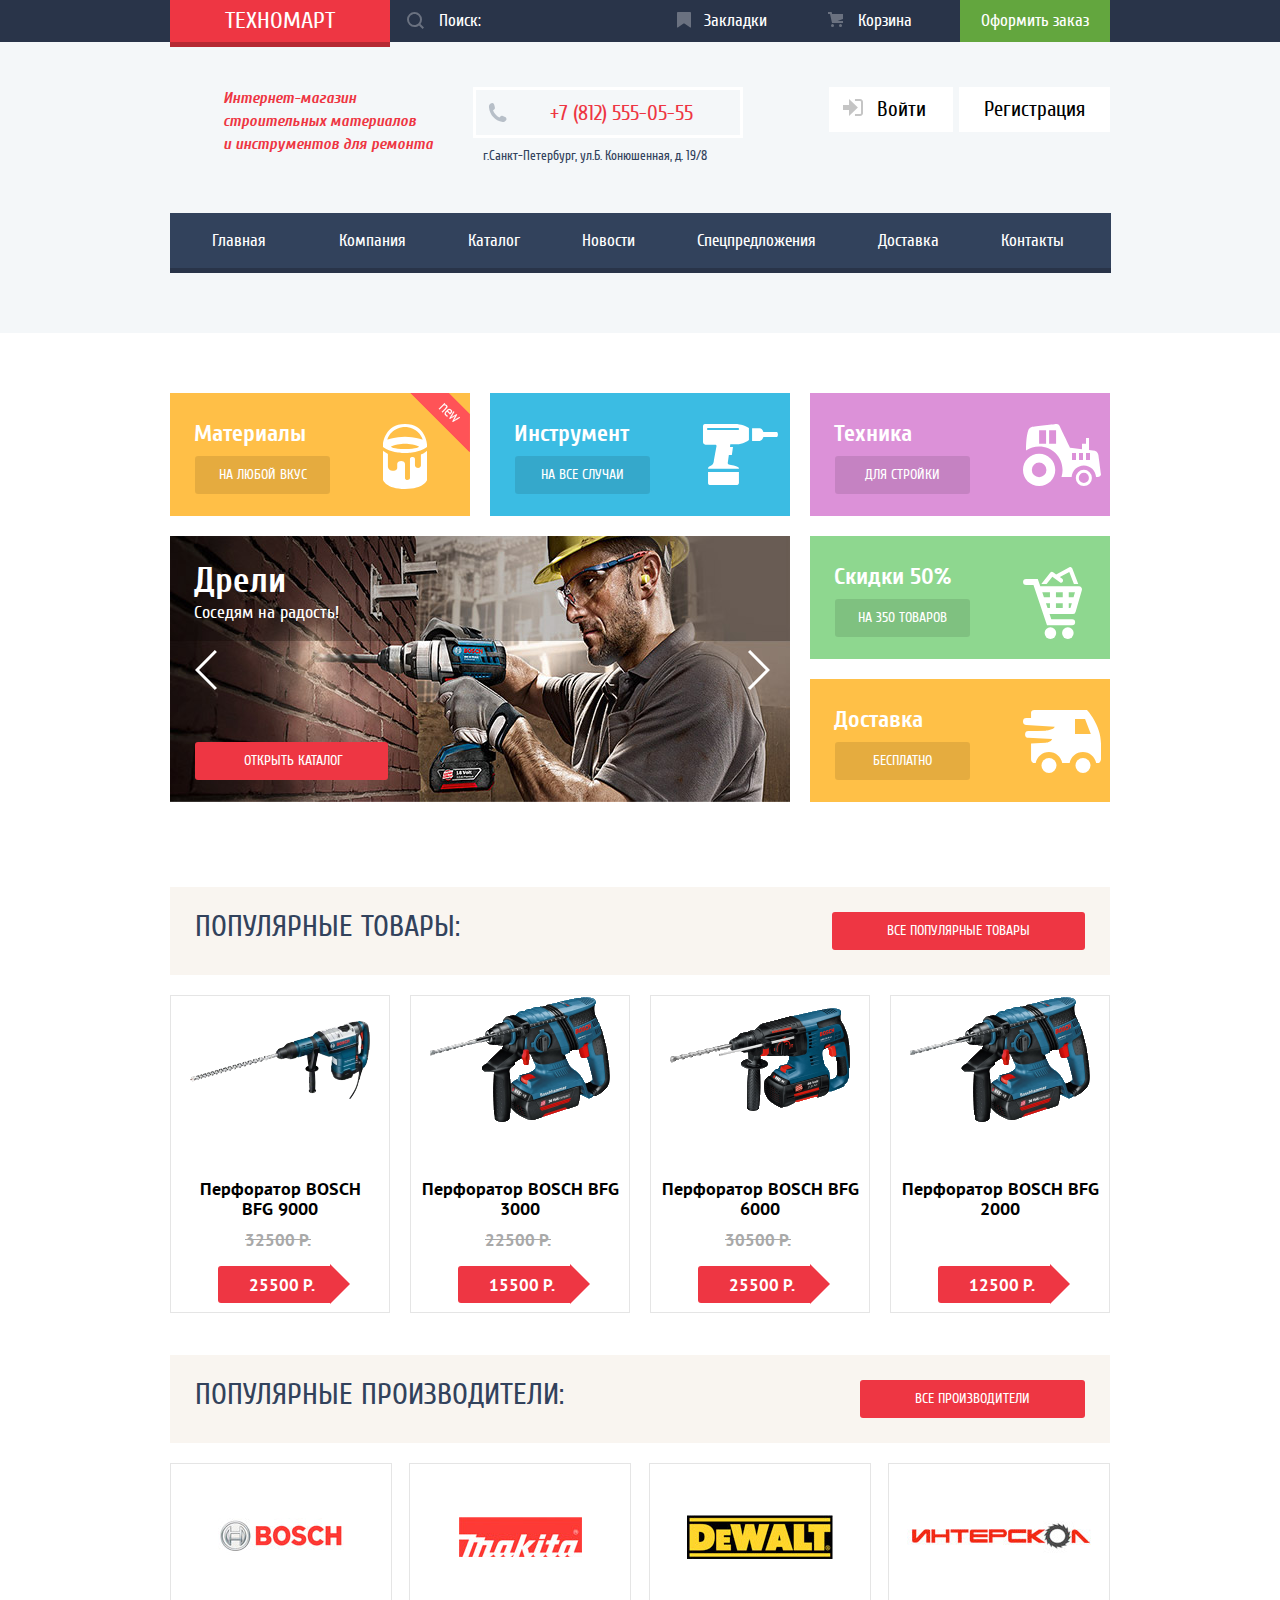
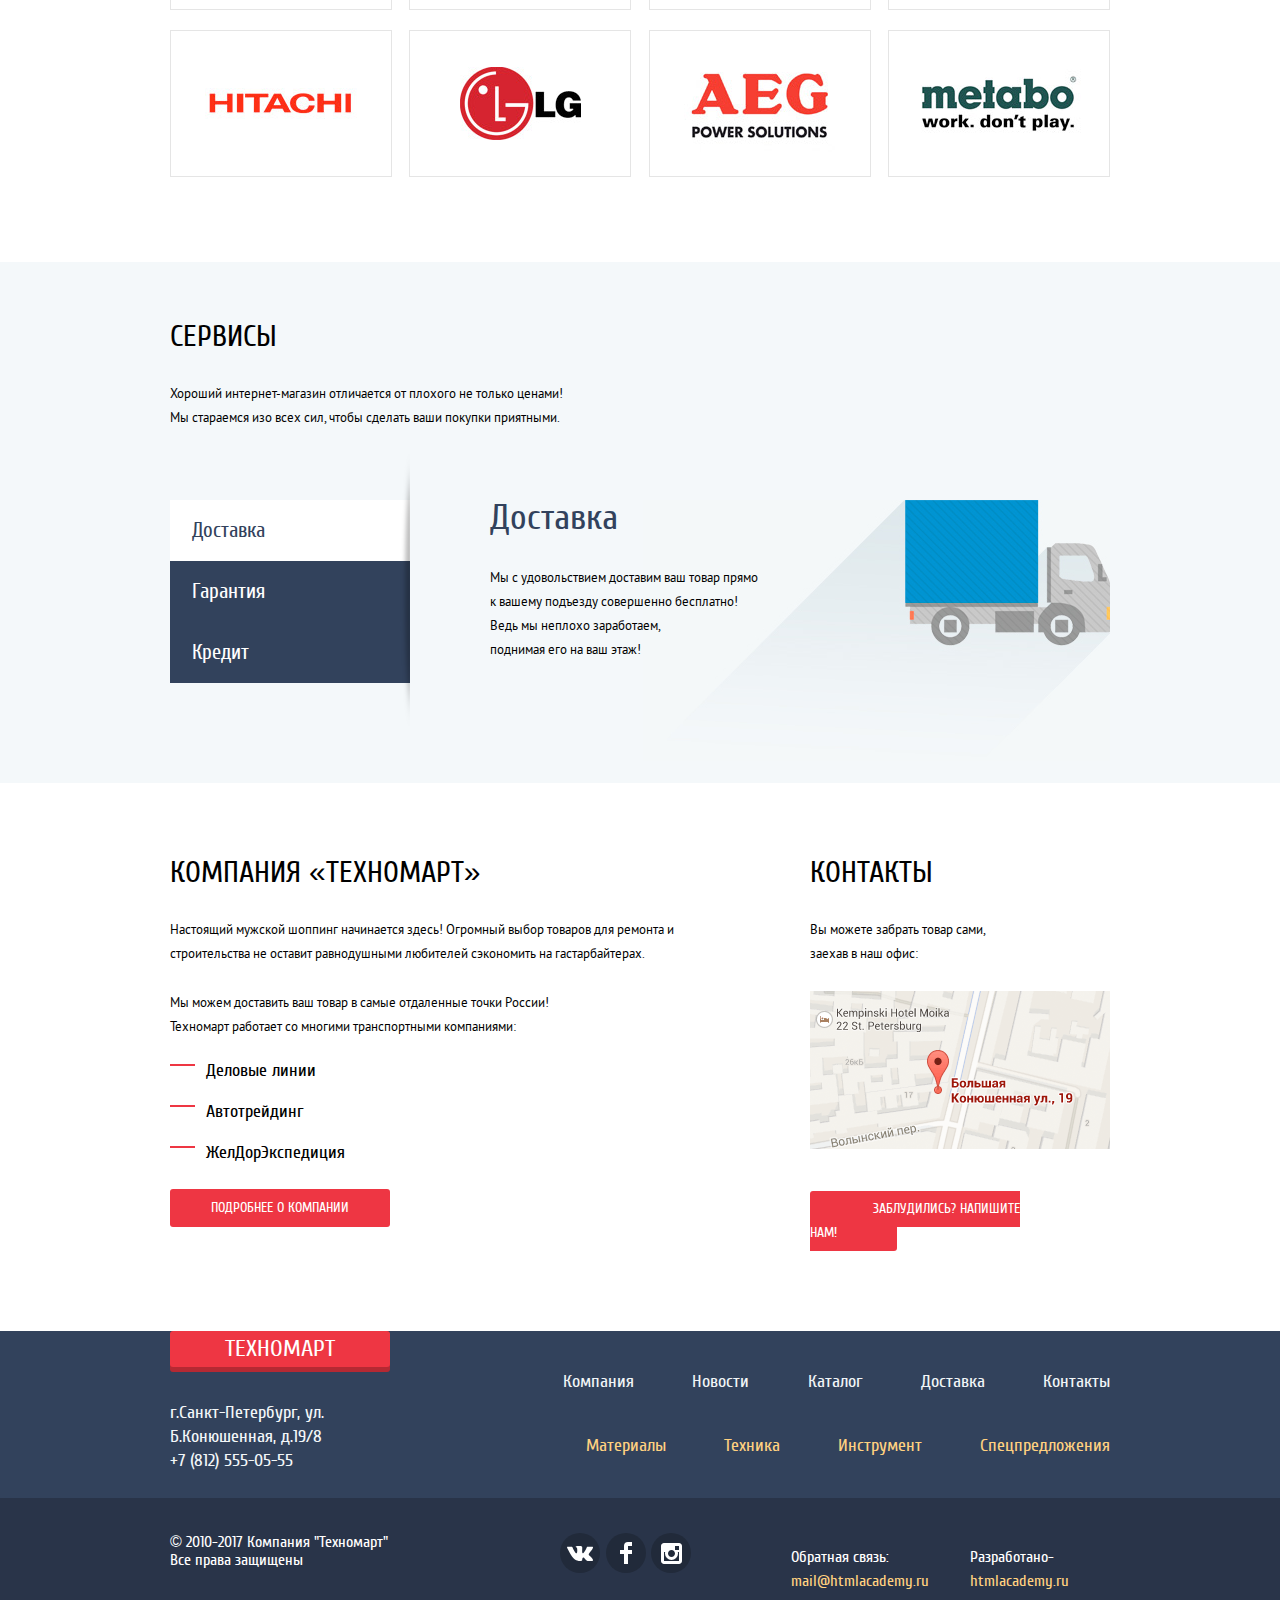
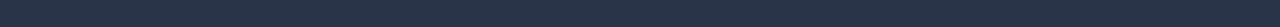
<file: index.html>
<!DOCTYPE html>
<html lang="ru">
    <head>
        <meta charset="UTF-8">
        <title>Главная Техномарт</title>
        <link rel="stylesheet" href="css/normalize.css">
        <link rel="stylesheet" href="css/style.css">
    </head>
    <body>
        <header class="main-header">
            <div class="page-tools">
                <div class="container">
                    <a href="#" class="logo">Техномарт</a>
                    <form class="search" action="http:/echo.htmlacademy.ru" method="POST">
                        <input type="text" class="page-tools-search" id="page-tools-search" placeholder="Поиск:">
                        <label for="page-tools-search"><svg xmlns="http://www.w3.org/2000/svg" width="17" height="17" viewBox="0 0 17 17"><path fill="#ffffff" d="M17 15.586l-3.542-3.542A7.465 7.465 0 0 0 15 7.5 7.5 7.5 0 1 0 7.5 15c1.71 0 3.282-.579 4.544-1.542L15.586 17 17 15.586zM2 7.5C2 4.467 4.467 2 7.5 2 10.532 2 13 4.467 13 7.5c0 3.032-2.468 5.5-5.5 5.5A5.506 5.506 0 0 1 2 7.5z"/></svg>
                            <span class="visually-hidden">Поиск</span>
                        </label> 
                    </form>
                    <a class="page-marks" href="marks.html">Закладки</a>
                    <a class="cart" href="cart.html">Корзина</a>
                    <a class="button button-order" href="checkout.html">Оформить заказ</a>
                </div>
            </div>
            <div class="header-columns">
                <div class="container">
                    <p class="page-description">Интернет-магазин<br>
                            строительных материалов<br>
                            и инструментов для ремонта
                    </p>
                    <p class="contacts">
                        <span class="contacts-number">+7 (812) 555-05-55</span>
                        <span class="contacts-address">г.Санкт-Петербург, ул.Б. Конюшенная, д. 19/8</span>
                    </p>
                    <ul class="user-navigation">
                        <li class="login-link">
                            <a href="login.html"><svg xmlns="http://www.w3.org/2000/svg" width="20" height="17" viewBox="0 0 20 17"><path fill="#c5c5c5" d="M14.875 8.5L6 0v6H0v5h6v6z"/><path fill="#c5c5c5" d="M16.986 15.01h-5.027V17h5.027c2.178 0 3.004-1.81 3.029-3.026V3.028C19.99 1.811 19.164 0 16.986 0h-5.027v1.99h5.027c.839 0 .992.681 1.01 1.057v10.904c-.017.376-.171 1.059-1.01 1.059z"/></svg>
                                Войти</a>
                        </li> 
                        <li class="registration-link">
                            <a href="registration.html">Регистрация</a>
                        </li>
                    </ul>
                </div>
                <nav class="navigation">
                    <ul class="main-navigation">
                        <li><a href="#">Главная</a></li>
                        <li><a href="#">Компания</a></li>
                        <li><a href="catalog.html">Каталог</a></li>
                        <li><a href="#">Новости</a></li>
                        <li><a href="#">Спецпредложения</a></li>
                        <li><a href="#">Доставка</a></li>
                        <li><a href="#">Контакты</a></li>
                    </ul>
                </nav>
            </div>
        </header>
        <main class="">
            <h1 class="visually-hidden">Интернет-магазин строительных материалов и инструментов для ремонта "ТЕХНОМАРТ"</h1>
            <section class="products-service container">
                <h2 class="visually-hidden">Продукты и услуги</h2>
                <ul class="products-services-list">
                    <div class="main-columns">
                        <li class="products-services-item">
                            <h3>Материалы</h3>
                            <img src="svg/icon-1.svg" alt="Материалы">
                            <a class="button" href="#">На любой вкус</a>
                        </li>
                        <li class="products-services-item">
                            <h3>Инструмент</h3>
                            <img src="svg/icon-2.svg" alt="Инструмент">
                            <a class="button" href="#">На все случаи</a>
                        </li>
                        <li class="products-services-item">
                            <h3>Техника</h3>
                            <img src="svg/icon-3.svg" alt="Техника">
                            <a class="button" href="#">Для стройки</a>
                        </li>
                    </div>
                    <div class="main-columns">
                        <div class="column-product-services">
                            <li class="products-services-item">
                                <h3>Скидки 50%</h3>
                                <img src="svg/icon-4.svg" alt="Скидки 50%">
                                <a class="button" href="#">На 350 товаров</a>
                            </li>
                            <li class="products-services-item">
                                <h3>Доставка</h3>
                                <img src="svg/icon-5.svg" alt="Доставка">
                                <a class="button" href="#">Бесплатно</a>
                            </li>
                        </div>  
                        <div class="slider">
                            <div class="slider-first sliders-show"> 
                                <h2 class="slider-heading ">Дрели<span>Соседям на радость!</span></h2>
                                <img class="slider-image-first" src="img/slider-1.jpg" alt="Дрели">
                            </div>
                            <div class="slider-second slider-hide">
                                <h2 class="slider-heading">Перфораторы<span>Настоящие мужские игрушки</span></h2>
                                <img class="slider-image-second" src="img/slider-2.jpg" alt="Перфораторы">
                            </div>
                            <button id="slider-button-back" class="slider-button-back" type="button"><span class="visually-hidden">Назад</span></button>
                            <button id="slider-button-forward" class="slider-button-forward" type="button"><span class="visually-hidden">Вперед</span></button>
                            <a class="button slider-button" href="#">Открыть каталог</a>
                        </div>
                    </div>
                </ul>
            </section>
            <section class="popular-products container">
                <div class="popular-row">
                    <h2>Популярные товары:</h2>
                    <a href="#" class="button">Все популярные товары</a>
                </div>
                <ul class="popular-products-list">
                    <ul class="popular-products-list">
                        <li class="catalog-item">
                            <p class="hover-buttons">
                                <a href="">Купить</a>
                                <button>В закладки</button>
                            </p>
                            <a href="catalog-item.html">
                                <h3>Перфоратор BOSCH <br>BFG 9000</h3>
                                <img src="img/9000.png" alt="Перфоратор BOSCH BFG 9000">
                            </a>
                            <div class="item-price">
                                <del>32500 P.</del><br>
                                <a class="button" href="catalog-item.html">25500 Р.</a>
                            </div>
                        </li>
                        <li class="catalog-item">
                            <p class="hover-buttons">
                                <a href="">Купить</a>
                                <button>В закладки</button>
                            </p>
                            <a href="catalog-item.html">
                                <h3>Перфоратор BOSCH BFG 3000</h3>
                                <img src="img/3000.png" alt="Перфоратор BOSCH BFG 3000">
                            </a>
                            <div class="item-price">
                                <del>22500 P.</del><br>
                                <a class="button" href="catalog-item.html">15500 Р.</a>
                            </div>
                        </li>
                        <li class="catalog-item">
                            <p class="hover-buttons">
                                <a href="">Купить</a>
                                <button>В закладки</button>
                            </p>
                            <a href="catalog-item.html">
                                <h3>Перфоратор BOSCH BFG 6000</h3>
                                <img src="img/6000.png" alt="Перфоратор BOSCH BFG 6000">
                            </a>
                            <div class="item-price">
                                <del>30500 P.</del><br>
                                <a class="button" href="catalog-item.html">25500 Р.</a>
                            </div>
                        </li>
                        <li class="catalog-item">
                            <p class="hover-buttons">
                                <a href="">Купить</a>
                                <button>В закладки</button>
                            </p>
                            <a href="catalog-item.html">
                                <h3>Перфоратор BOSCH BFG 2000</h3>
                                <img src="img/2000.png" alt="Перфоратор BOSCH BFG 2000">
                            </a>
                            <div class="item-price">
                                <a class="button" href="catalog-item.html">12500 Р.</a>
                            </div>
                        </li>
                    </ul>
                </ul>
            </section>
            <section class="popular-manufactures container">
                <div class="popular-row">
                    <h2>Популярные производители:</h2>
                    <a class="button" href="#">Все производители</a>
                </div>    
                <ul class="manufactures-list">
                    <li class="manufactures-item"><a href="#"><img src="img/bosch.jpg" alt="Bosch"></a></li>
                    <li class="manufactures-item"><a href="#"><img src="img/Makita.jpg" alt="Makita"></a></li>
                    <li class="manufactures-item"><a href="#"><img src="img/DeWALT.jpg" alt="DeWalt"></a></li>
                    <li class="manufactures-item"><a href="#"><img src="img/интерскол.jpg" alt="Интерскол"></a></li>
                    <li class="manufactures-item"><a href="#"><img src="img/Hitachi.jpg" alt="Hitachi"></a></li>
                    <li class="manufactures-item"><a href="#"><img src="img/LG.jpg" alt="LG"></a></li>
                    <li class="manufactures-item"><a href="#"><img src="img/AEG.jpg" alt="AEG"></a></li>
                    <li class="manufactures-item"><a href="#"><img src="img/Metabo.jpg" alt="metabo"></a></li>
                </ul>
            </section>
            <section class="services">
                <div class="container">
                    <h2>Сервисы</h2>
                    <p class="services-info">Хороший интернет-магазин отличается от плохого не только ценами!<br>
                    Мы стараемся изо всех сил, чтобы сделать ваши покупки приятными.</p>
                    <div class="services-columns">
                        <ul class="services-list">
                            <li class="services-item services-item-current"><button type="button">Доставка</button></li>
                            <li class="services-item"><button type="button">Гарантия</button></li>
                            <li class="services-item"><button type="button">Кредит</button></li>
                        </ul>
                        <div class="services-column">
                            <section  class="services-delivery">
                                <h3>Доставка</h3>
                                <p>
                                    Мы с удовольствием доставим ваш товар прямо<br> 
                                    к вашему подъезду совершенно бесплатно!<br>
                                    Ведь мы неплохо заработаем,<br>
                                    поднимая его на ваш этаж!
                                </p>
                            </section>
                            <section class="services-guarantee services-hide">
                                <h3>Гарантия</h3>
                                <p>
                                    Если купленный у нас товар поломается или заискрит,<br>
                                    а также в случае пожара, спровоцированного его возгаранием,<br> 
                                    вы всегда можете быть уверены в нашей гарантии. Мы обменяем сгоревший товар на новый.<br> 
                                    Дом уж восстановите как-нибудь сами.
                                </p>
                            </section>
                            <section class="services-credit services-hide">
                                <h3>Кредит</h3>
                                <p>
                                    Залезть в долговую яму стало проще!<br>
                                    Кредитные консультанты придут вам на помощь.
                                </p>
                                <a class="button button-credit-info" href="#">Отправить заявку</a>
                            </section>
                        </div>
                    </div>
                </div>
            </section>
            <div class="container columns">
                <section class="about">
                    <h2>Компания «Техномарт»</h2>
                    <p>Настоящий мужской шоппинг начинается здесь! Огромный выбор товаров для ремонта и строительства не оставит равнодушными любителей сэкономить на гастарбайтерах.</p>
                    <b>Мы можем доставить ваш товар в самые отдаленные точки России!<br> 
                    Техномарт работает со многими транспортными компаниями:</b>
                    <ul class="transport-list">
                        <li class="transport-item">Деловые линии</li>
                        <li class="transport-item">Автотрейдинг</li>
                        <li class="transport-item">ЖелДорЭкспедиция</li>
                    </ul>
                    <a href="#" class="button about-us">Подробнее о компании</a>
                </section>
                <section class="contacts">
                    <h2>Контакты</h2>
                    <p>Вы можете забрать товар сами,<br> заехав в наш офис:</p>
                    <img src="img/map-small.jpg" alt="Карта">
                    <a href="#" class="button feedback">Заблудились? Напишите нам!</a>
                </section>
            </div>    
        </main>
        <footer class="main-footer">
            <div class="container">
                <div class="main-footer-column">
                    <a href="#" class="logo button">Техномарт</a>
                    <p class="footer-contacts">
                        г.Санкт-Петербург, ул. Б.Конюшенная, д.19/8<br>
                        +7 (812) 555-05-55
                    </p>
                </div>
                <div class="main-footer-column">
                    <ul class="footer-navigation">
                        <li class="footer-navigation-list"><a href="#">Компания</a></li>
                        <li class="footer-navigation-list"><a href="#">Новости</a></li>
                        <li class="footer-navigation-list"><a href="#">Каталог</a></li>
                        <li class="footer-navigation-list"><a href="#">Доставка</a></li>
                        <li class="footer-navigation-list"><a href="#">Контакты</a></li>
                    </ul>
                    <ul class="footer-products-services">
                        <li class="footer-products-services-item"><a href="#">Материалы</a></li>
                        <li class="footer-products-services-item"><a href="#">Техника</a></li>
                        <li class="footer-products-services-item"><a href="#">Инструмент</a></li>
                        <li class="footer-products-services-item"><a href="#">Спецпредложения</a></li>
                    </ul>
                </div>
            </div>
                <div class="footer-container">
                    <div class="container">
                        <p class="footer-copyrights">
                            © 2010-2017 Компания "Техномарт"<br>
                            Все права защищены
                        </p>
                        <div class="footer-social">
                            <ul class="social-list">
                                <li class="social-item"><a href="#" class="social-button"><span class="visually-hidden">ВК</span></a></li>
                                <li class="social-item"><a href="#" class="social-button"><span class="visually-hidden">ФБ</span></a></li>
                                <li class="social-item"><a href="#" class="social-button"><span class="visually-hidden">ИГ</span></a></li>
                            </ul>
                        </div>
                        <p class="footer-feedback">
                            <b>Обратная связь:</b><br>
                            <a href="mailto:mail@htmlacademy.ru">mail@htmlacademy.ru</a>
                        </p>
                        <p class="footer-developed">
                            <b>Разработано-</b><br>
                            <a href="#">htmlacademy.ru</a>
                        </p>
                    </div>
                </div>
        </footer>
        <section class="modal modal-feedback">
            <h2 class="visually-hidden">Обратная связь</h2>
            <form action="https://echo.htmlacademy.ru">
                <div class="feedback-inputs">
                    <p>
                        <label for="feedback-username">Ваше имя:</label>
                        <input class="feedback-input-username" id="feedback-username" name="feedback-username" type="text" placeholder="Представьтесь, пожалуйста">
                    </p>
                    <p>
                        <label for="feedback-email">Ваш e-mail:</label>
                        <input type="email" name="user-email" id="feedback-email" placeholder="Для отправки ответа">
                    </p>
                    <p>
                        <label for="text-of-email">Текст письма:</label>
                        <textarea name="user-text" id="text-of-email" cols="30" rows="10" placeholder="В свободной форме"></textarea>
                    </p>
                </div>
                <div class="feedback-button-container">
                    <button class="button feedback-button" type="submit">Отправить</button>
                </div>
                <button type="button" class="modal-close-button"><img src="svg/form-2.svg" alt="Выход из попапа"></button>
            </form>
        </section>
        <section class="modal modal-map">
            <h2 class="visually-hidden">Как до нас добраться</h2>
            <img src="img/map popup.jpg" width="940" height="446" alt="Больная конешенная ул. 19/8, г. Санкт-Петербург">
            <button class="modal-close-button"><img src="svg/form-2.svg" alt="Выход из попапа"></button>
        </section>
        <script src="js/slider.js"></script>
        <script src="js/services.js"></script>
        <script src="js/popup.js"></script>
        <script src="js/map.js"></script>
    </body>
</html>
</file>
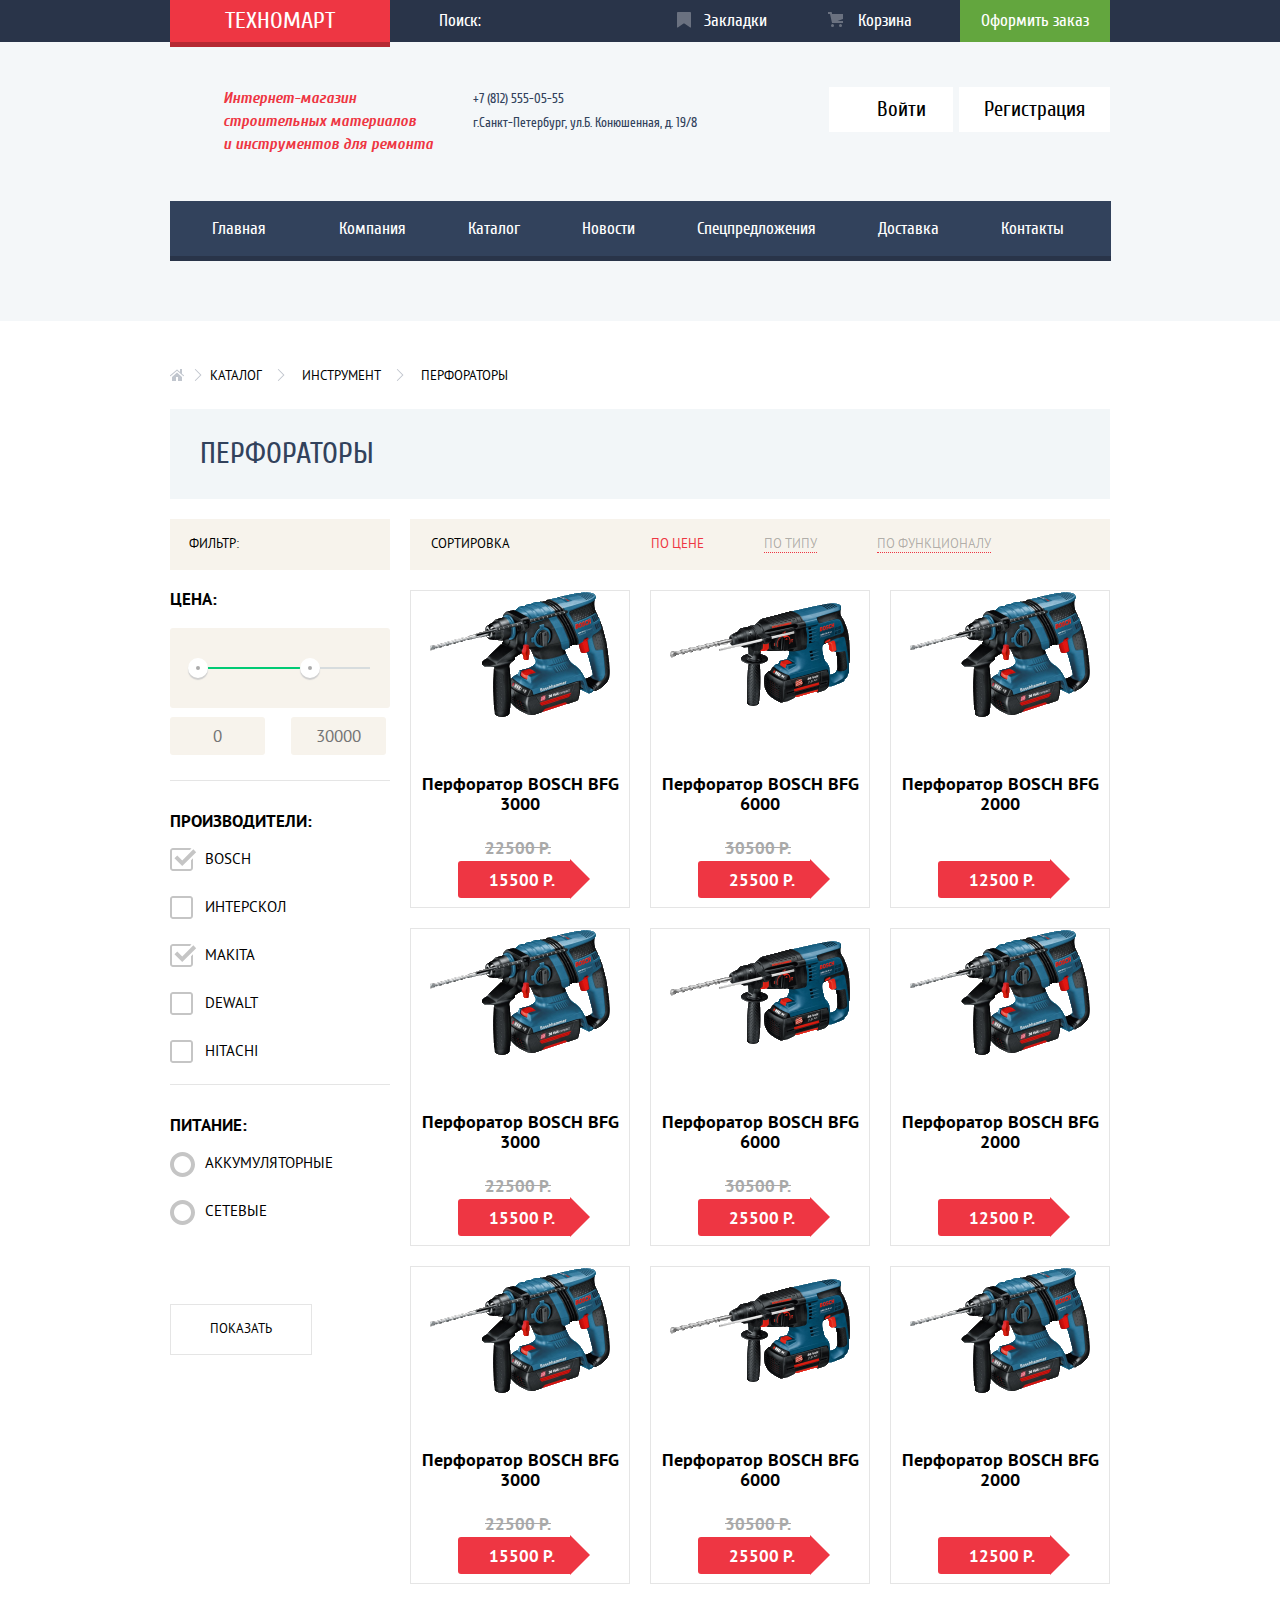
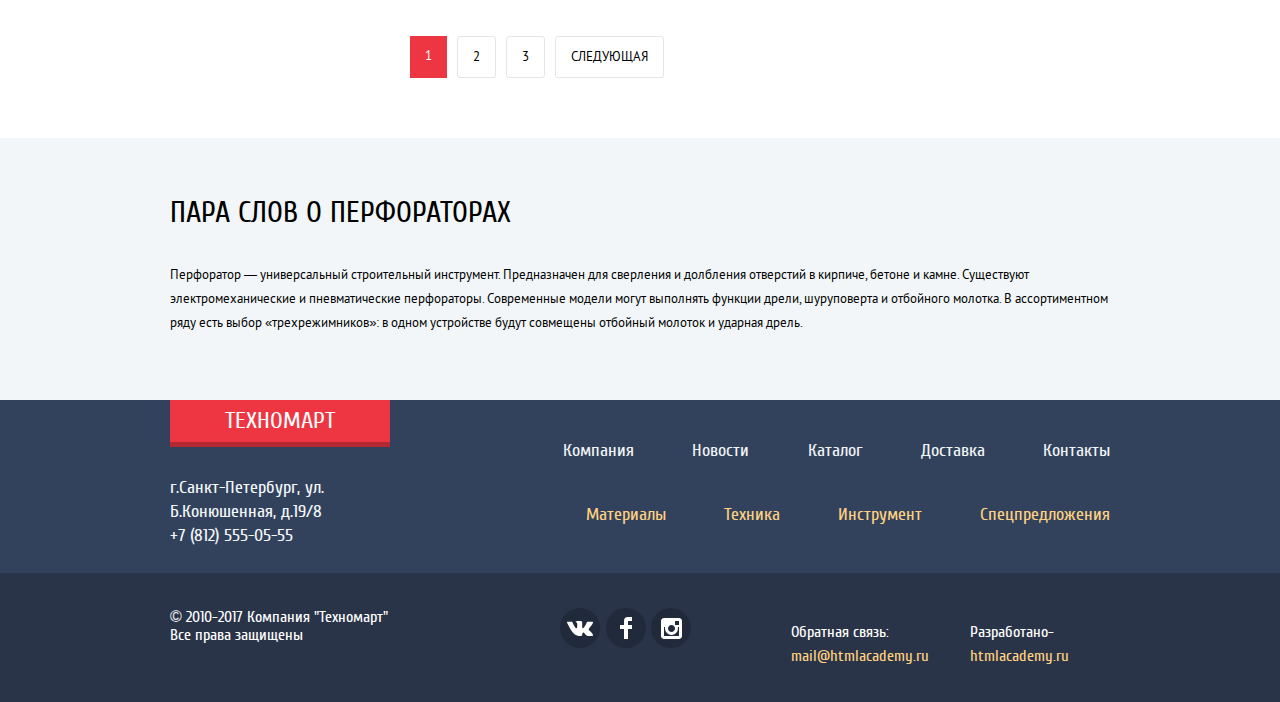
<file: catalog.html>
<!DOCTYPE html>
<html lang="ru">
<head>
    <meta charset="UTF-8">
    <title>Каталог "Техномарт"</title>
    <link rel="stylesheet" href="css/normalize.css">
    <link rel="stylesheet" href="css/style.css">
</head>
<body class="catalog-page">
    <header class="main-header">
        <div class="page-tools">
            <div class="container">
                <a href="#" class="logo">Техномарт</a>
                <form class="search" action="http:/echo.htmlacademy.ru" method="POST">
                <label class="visually-hidden" for="page-tools-search">Поиск</label> 
                <input type="text" class="page-tools-search" id="page-tools-search" placeholder="Поиск:">
                </form>
                <a class="page-marks" href="marks.html">Закладки</a>
                <a class="cart" href="cart.html">Корзина</a>
                <a class="button button-order" href="checkout.html">Оформить заказ</a>
            </div>
        </div>
        <div class="header-columns">
            <div class="container">
                <p class="page-description">Интернет-магазин<br>
                        строительных материалов<br>
                        и инструментов для ремонта
                </p>
                <p class="contacts">
                    <span>+7 (812) 555-05-55</span><br>
                    г.Санкт-Петербург, ул.Б. Конюшенная, д. 19/8
                </p>
                <ul class="user-navigation">
                    <li class="login-link">
                        <a href="login.html">Войти</a>
                    </li>
                    <li class="registration-link">
                        <a href="registration.html">Регистрация</a>
                    </li>
                </ul>
            </div>
            <nav class="navigation">
                <ul class="main-navigation">
                    <li><a href="#">Главная</a></li>
                    <li><a href="#">Компания</a></li>
                    <li><a href="catalog.html">Каталог</a></li>
                    <li><a href="#">Новости</a></li>
                    <li><a href="#">Спецпредложения</a></li>
                    <li><a href="#">Доставка</a></li>
                    <li><a href="#">Контакты</a></li>
                </ul>
            </nav>
        </div>
    </header>
    <main>
        <div class="container">
            <div class="main-rows">
                <h1 class="page-title">Перфораторы</h1>
                <ul class="breadcrumbs">
                    <li><a href="index.html"><span class="visually-hidden">Главная</span></a></li>
                    <li><a href="catalog.html">Каталог</a></li>
                    <li><a href="tools.html">Инструмент</a></li>
                    <li class="breadcrumbs-current">Перфораторы</li>
                </ul>
            </div>
            <div class="main-columns">
                <div class="main-column">
                    <section class="filters">
                        <h2>Фильтр:</h2>
                        <form action="http:/echo.htmlacademy.ru" method="get">
                            <fieldset class="filters-price">
                                <legend>Цена:</legend>

                                <div class="range-filter">
                                    <div class="range-controls">
                                        <div class="scale">
                                            <div class="bar"></div>
                                            <div class="toggle toggle-min"></div>
                                            <div class="toggle toggle-max"></div>
                                        </div>
                                    </div>
                                </div>
                                    <p class="price-controls">
                                        <label class="visually-hidden" for="filters-price-start"><span class="visually-hidden">Начальная точка ценового отрезка</span></label>
                                        <input type="text" name="start-price-point" placeholder="0" id="filters-price-start" class="price-input-start"><label for="filters-price-end"><span class="visually-hidden">Конечная точка ценового отрезка</span></label><input type="text" name="end-price-point" placeholder="30000" id="filters-price-end" class="price-input-finish">
                                    </p>
                            </fieldset>
                            <fieldset class="filters-manufacturers">
                                <legend>Производители:</legend>
                                <ul class="manufacturers-list">
                                    <li>
                                        <input type="checkbox" class="visually-hidden" name="bosch-filter-manufactures" id="bosch-checkbox" checked>
                                        <label for="bosch-checkbox">Bosch</label>
                                    </li>
                                    <li>
                                        <input type="checkbox" class="visually-hidden" name="interskol-filter-manufactures" id="interskol-checkbox">
                                        <label for="interskol-checkbox">Интерскол</label>
                                    </li>
                                    <li>
                                        <input type="checkbox" class="visually-hidden" name="makita-filter-manufactures" id="makita-checkbox" checked>
                                        <label for="makita-checkbox"Makita>Makita</label>
                                    </li>
                                    <li>
                                        <input type="checkbox" class="visually-hidden" name="dewalt-filter-manufactures" id="dewalt-checkbox">
                                        <label for="dewalt-checkbox">Dewalt</label>
                                    </li>
                                    <li>
                                        <input type="checkbox" class="visually-hidden" name="hitachi-filter-manufactures" id="hitachi-checkbox">
                                        <label for="hitachi-checkbox">Hitachi</label>
                                    </li>
                                </ul>
                            </fieldset>
                            <fieldset class="filters-electrical-supply">
                                <legend>Питание:</legend>
                                <ul class="electrical-supply-type-list">
                                    <li>
                                        <input class="visually-hidden" id="battery-radio" type="radio" name="electrical-supply" value="battery">
                                        <label for="battery-radio">Аккумуляторные</label>
                                    </li>
                                    <li>
                                        <input class="visually-hidden" id="network-supply-radio" type="radio" name="electrical-supply" value="network-supply">
                                        <label for="network-supply-radio">Сетевые</label>
                                    </li>
                                </ul>
                            </fieldset>
                            <button type="submit">Показать</button>
                        </form>
                    </section>
                </div>
                <div class="main-column">
                <section class="sorting">
                    <h2>Сортировка</h2>
                    <ul class="sorting-list">
                        <li class="sorting-item sorting-item-current"><a href="#">По цене</a></li>
                        <li class="sorting-item"><a href="#">По типу</a></li>
                        <li class="sorting-item"><a href="#">по функционалу</a></li>
                        <li></li>
                    </ul>
                    <div class="sorting-order">
                        <a class="order-high" href="#"></a><a class="order-low" href="#"></a>
                    </div>
                </section>
                <section class="catalog">
                    <h2 class="visually-hidden">Каталог Перфораторов</h2>
                    <ul class="catalog-list">
                        <li class="catalog-item">
                            <p class="hover-buttons">
                                <a href="">Купить</a>
                                <button>В закладки</button>
                            </p>
                            <a href="catalog-item.html">
                                <h3>Перфоратор BOSCH BFG 3000</h3>
                                <img src="img/3000.png" alt="Перфоратор BOSCH BFG 3000">
                            </a>
                            <p class="item-price">
                                <del>22500 P.</del>
                                <a class="button" href="catalog-item.html">15500 Р.</a>
                            </p>
                        </li>
                        <li class="catalog-item">
                            <p class="hover-buttons">
                                <a href="">Купить</a>
                                <button>В закладки</button>
                            </p>
                            <a href="catalog-item.html">
                                <h3>Перфоратор BOSCH BFG 6000</h3>
                                <img src="img/6000.png" alt="Перфоратор BOSCH BFG 6000">
                            </a>
                            <p class="item-price">
                                <del>30500 P.</del>
                                <a class="button" href="catalog-item.html">25500 Р.</a>
                            </p>
                        </li>
                        <li class="catalog-item">
                            <p class="hover-buttons">
                                <a href="">Купить</a>
                                <button>В закладки</button>
                            </p>
                            <a href="catalog-item.html">
                                <h3>Перфоратор BOSCH BFG 2000</h3>
                                <img src="img/2000.png" alt="Перфоратор BOSCH BFG 2000">
                            </a>
                            <p class="item-price">
                                <a class="button" href="catalog-item.html">12500 Р.</a>
                            </p>
                        </li>
                        <li class="catalog-item">
                            <p class="hover-buttons">
                                <a href="">Купить</a>
                                <button>В закладки</button>
                            </p>
                            <a href="catalog-item.html">
                                <h3>Перфоратор BOSCH BFG 3000</h3>
                                <img src="img/3000.png" alt="Перфоратор BOSCH BFG 3000">
                            </a>
                            <p class="item-price">
                                <del>22500 P.</del>
                                <a class="button" href="catalog-item.html">15500 Р.</a>
                            </p>
                        </li>
                        <li class="catalog-item">
                            <p class="hover-buttons">
                                <a href="">Купить</a>
                                <button>В закладки</button>
                            </p>
                            <a href="catalog-item.html">
                                <h3>Перфоратор BOSCH BFG 6000</h3>
                                <img src="img/6000.png" alt="Перфоратор BOSCH BFG 6000">
                            </a>
                            <p class="item-price">
                                <del>30500 P.</del>
                                <a class="button" href="catalog-item.html">25500 Р.</a>
                            </p>
                        </li>
                        <li class="catalog-item">
                            <p class="hover-buttons">
                                <a href="">Купить</a>
                                <button>В закладки</button>
                            </p>
                            <a href="catalog-item.html">
                                <h3>Перфоратор BOSCH BFG 2000</h3>
                                <img src="img/2000.png" alt="Перфоратор BOSCH BFG 2000">
                            </a>
                            <p class="item-price">
                                <a class="button" href="catalog-item.html">12500 Р.</a>
                            </p>
                        </li>
                        <li class="catalog-item">
                            <p class="hover-buttons">
                                <a href="">Купить</a>
                                <button>В закладки</button>
                            </p>
                            <a href="catalog-item.html">
                                <h3>Перфоратор BOSCH BFG 3000</h3>
                                <img src="img/3000.png" alt="Перфоратор BOSCH BFG 3000">
                            </a>
                            <p class="item-price">
                                <del>22500 P.</del>
                                <a class="button" href="catalog-item.html">15500 Р.</a>
                            </p>
                        </li>
                        <li class="catalog-item">
                            <p class="hover-buttons">
                                <a href="">Купить</a>
                                <button>В закладки</button>
                                </p>
                            <a href="catalog-item.html">
                                <h3>Перфоратор BOSCH BFG 6000</h3>
                                <img src="img/6000.png" alt="Перфоратор BOSCH BFG 6000">
                            </a>
                            <p class="item-price">
                                <del>30500 P.</del>
                                <a class="button" href="catalog-item.html">25500 Р.</a>
                            </p>
                        </li>
                        <li class="catalog-item">
                            <p class="hover-buttons">
                                <a href="">Купить</a>
                                <button>В закладки</button>
                            </p>
                            <a href="catalog-item.html">
                                <h3>Перфоратор BOSCH BFG 2000</h3>
                                <img src="img/2000.png" alt="Перфоратор BOSCH BFG 2000">
                            </a>
                            <p class="item-price">
                                <a class="button" href="catalog-item.html">12500 Р.</a>
                            </p>
                        </li>
                    </ul>
                    <ul class="pagination-list">
                        <li class="pagination-item pagination-item-current">1</li>
                        <li class="pagination-item"><a href="">2</a></li>
                        <li class="pagination-item"><a href="">3</a></li>
                        <li class="pagination-item pagination-item-next"><a href="#">Следующая</a></li>
                    </ul>  
                </section>
                </div>
            </div>
        </div>
        <section class="equipment-about">
            <div class="container">
                <h2>ПАРА СЛОВ О ПЕРФОРАТОРАХ</h2>
                <p>Перфоратор — универсальный строительный инструмент. Предназначен для сверления и долбления отверстий в кирпиче, бетоне и камне.
                Существуют электромеханические и пневматические перфораторы. Современные модели могут выполнять функции дрели, шуруповерта и отбойного молотка. 
                В ассортиментном ряду есть выбор «трехрежимников»: в одном устройстве будут совмещены отбойный молоток и ударная дрель.
                </p>
            </div>
        </section>
    </main>
    <footer class="main-footer">
        <div class="container">
            <div class="main-footer-column">
                <a href="#" class="logo">Техномарт</a>
                <p class="footer-contacts">
                    г.Санкт-Петербург, ул. Б.Конюшенная, д.19/8<br>
                    +7 (812) 555-05-55
                </p>
            </div>
            <div class="main-footer-column">
                <ul class="footer-navigation">
                    <li class="footer-navigation-list"><a href="#">Компания</a></li>
                    <li class="footer-navigation-list"><a href="#">Новости</a></li>
                    <li class="footer-navigation-list"><a href="#">Каталог</a></li>
                    <li class="footer-navigation-list"><a href="#">Доставка</a></li>
                    <li class="footer-navigation-list"><a href="#">Контакты</a></li>
                </ul>
                <ul class="footer-products-services">
                    <li class="footer-products-services-item"><a href="#">Материалы</a></li>
                    <li class="footer-products-services-item"><a href="#">Техника</a></li>
                    <li class="footer-products-services-item"><a href="#">Инструмент</a></li>
                    <li class="footer-products-services-item"><a href="#">Спецпредложения</a></li>
                </ul>
            </div>
        </div>
            <div class="footer-container">
                <div class="container">
                    <p class="footer-copyrights">
                        © 2010-2017 Компания "Техномарт"<br>
                        Все права защищены
                    </p>
                    <div class="footer-social">
                        <ul class="social-list">
                            <li class="social-item"><a href="#" class="social-button"><span class="visually-hidden">ВК</span></a></li>
                            <li class="social-item"><a href="#" class="social-button"><span class="visually-hidden">ФБ</span></a></li>
                            <li class="social-item"><a href="#" class="social-button"><span class="visually-hidden">ИГ</span></a></li>
                        </ul>
                    </div>
                    <p class="footer-feedback">
                        <b>Обратная связь:</b><br>
                        <a href="mailto:mail@htmlacademy.ru">mail@htmlacademy.ru</a>
                    </p>
                    <p class="footer-developed">
                        <b>Разработано-</b><br>
                        <a href="#">htmlacademy.ru</a>
                    </p>
                </div>
            </div>
    </footer>
</body>
</html>
</file>
<file: css/style.css>
/*------------- Fonts Connection -------*/
@font-face {
    font-family: 'Cuprum';
    src: url('../fonts/web/cuprum.woff2') format('woff2');
}

@font-face {
    font-family: 'Cuprum';
    font-weight: 700;
    src: url('../fonts/web/cuprumbold.woff2') format('woff2');
}

@font-face {
    font-family: 'Cuprum';
    font-weight: 700;
    font-style: italic;
    src: url('../fonts/web/cuprumbolditalic.woff2') format('woff2');
}

@font-face {
    font-family: 'Cuprum';
    font-style: italic;
    src: url('../fonts/web/cuprumitalic.woff2') format('woff2');
}

@font-face {
    font-family: 'PTsans';
    src: url('../fonts/web/ptsans.woff2') format('woff2');
}

@font-face {
    font-family: 'PTsans';
    font-weight: 700;
    src: url('../fonts/web/ptsansbold.woff2') format('woff2');
}



/*------------- Index Page Stylization Start -------------*/

/*-------------------- Common Stylization Start -------------------- */

body {
    /* Block-model */
    margin: 0;
    padding: 0;

    /* Typography */
    color: #32425c;
    font-family: 'Cuprum', Arial, sans-serif;
    font-size: 13px;
    line-height: 24px;

    background-color: #ffffff;
}

a {
    text-decoration: none;
}

.button {
    /* Typography */
    color: #ffffff;
    font-size: 14px;
    line-height: 18px;
    text-align: center;
    text-transform: uppercase;

    background-color: #ee3643;

    border-radius: 3px;
}

.button:hover {
    background-color: #ca2c37;
}

.button:active {
    background-color: #ba2732;
}

.container {
    width: 940px;
    margin: 0 auto;
    padding: 0 10px;
}

.visually-hidden:not(:focus):not(:active),
input[type="checkbox"].visually-hidden,
input[type="radio"].visually-hidden {
    position: absolute;

    width: 1px;
    height: 1px;
    margin: -1px;
    border: 0;
    padding: 0;

    white-space: nowrap;

    clip-path: inset(100%);
    clip: rect(0 0 0 0);
    overflow: hidden;
}

/*-------------------- Common Stylization Finish -------------------- */

.page-tools {
    background-color: #293449;
}

.page-tools .container {
    display: flex;
    align-items: center;
    justify-content: flex-start;
}


.logo {
    width: 220px;
    padding: 9px 0;


    /* Typography */
    color: #ffffff;
    font-size: 24px;
    text-transform: uppercase;
    text-align: center;
    vertical-align: middle;

    /* Decoration */
    background-color: #ee3643;
    box-shadow: 0 5px 0 0 #b52933;
    
}

.logo:hover,
.logo:focus {
    background-color: #ca2c37;
    box-shadow: 0 5px 0 0 #9a212a;
}

.logo:active {
    background-color: #ba2732;
    box-shadow: 0 5px 0 0 #8e1e26;
}

.search {
    position: relative;
}

.search svg {
    position: absolute;
    top: 12px;
    left: 17px;

    opacity: 0.3;

    cursor: pointer;
    user-select: none; 
}

.page-tools-search {
    box-sizing: border-box;
    width: 270px;
    padding: 12px 0;
    padding-left: 49px;
    
    font: inherit;
    color: #ffffff;
    font-size: 17px;
    line-height: 18px;
    
    background-color: transparent;
    border: none;
}

.page-tools-search:hover + label svg {
    opacity: 1;
} 

.page-tools-search:focus + label path {
    fill: #ee3643;
}

.page-tools-search:active + label svg {
    opacity: 0.5;
}

.page-tools-search::-webkit-input-placeholder {
    color: #ffffff;
}

.page-tools-search:hover { 
    cursor: pointer;
    background-color: #212a3a;
}

.page-tools-search:focus {
    color: #000000;

    background-color: #ffffff;
    outline: none;
}

.page-tools .page-marks {
    position: relative;

    box-sizing: border-box;
    width: 150px;
    padding: 12px 0;

    color: #ffffff;
    font-size: 17px;
    line-height: 18px;
    text-align: center;
    vertical-align: middle;
}

.page-marks::before {
    content: "";

    position: absolute;
    left: 17px;

    width: 14px;
    height: 16px;

    background-image: url("../svg/icon-bookmark.svg");
    background-repeat: no-repeat;
    background-position: 0 0;

    opacity: 0.3;
}

.page-marks:hover::before,
.page-marks:focus::before {
    opacity: 1;
}

.page-marks:active::before {
    opacity: 0.5;
} 

.page-tools .page-marks:hover,
.page-tools .page-marks:focus {
    background-color: #212a3a; 
}

.page-tools .page-marks:active {
    color: rgba(225, 255, 255, 0.6);

    background-color: #161d29;
}

.page-tools .cart {
    position: relative;

    box-sizing: border-box;
    width: 150px;
    padding: 12px 0;

    color: #ffffff;
    font-size: 17px;
    line-height: 18px;
    text-align: center;
    vertical-align: middle;
}

.cart::before {
    content: "";

    position: absolute;
    left: 18px;

    width: 15px;
    height: 15px;

    background-image: url('../svg/icon-cart.svg');
    background-repeat: no-repeat;
    background-position: 0 0;

    opacity: 0.3;
}

.cart:hover::before,
.cart:focus::before {
    opacity: 1; 
}

.cart:active::before {
    opacity: 0.5;
}

.page-tools .cart:hover {
    background-color: #212a3a; 
}

.page-tools .cart:active {
    color: rgba(225, 255, 255, 0.6);

    background-color: #161d29;
}

.page-tools .button-order {
    box-sizing: border-box;
    width: 150px;
    padding: 12px 0;
    /* Typography */
    color: #ffffff;
    font-size: 17px;
    line-height: 18px;
    text-transform: none;
    text-align: center;
    vertical-align: middle;

    /* Decoration */
    background-color: #63a63e;
    border-radius: 0;
}

.page-tools .button-order:hover {
    background-color: #5fbb2d;
}

.page-tools .button-order:active {
    color: rgba(225, 255, 255, 0.6);

    background-color: #518534;
}

.header-columns {
    margin-bottom: 60px;
    padding-bottom: 60px;

    background-color: #f4f7f9;
}

.header-columns .container {
    padding: 45px 0;

    display: flex;
}

.page-description {
    margin: 0;
    padding: 0;
    padding-left: 53px;
    width: 250px;

    color: #ee3643;
    font-size: 16px;
    line-height: 23px; 
    font-weight: 700;
    font-style: italic;
}

.header-columns .contacts {
    margin: 0;
    margin-right: auto;
    padding: 0;
    width: 270px;

    font-size: 13px;
}

.contacts-number {
    position: relative;

    display: block;
    padding: 13px 45px 11px 74px;
    margin-bottom: 6px;
    box-sizing: border-box;
    width: 270px;


    color: #ee3643;
    font-size: 21px;
    line-height: 21px;


    border: 3px solid #ffffff;
}

.contacts-number:before {
    content: "";

    position: absolute;
    left: 12px;

    width: 19px;
    height: 19px;

    background-image: url("../svg/icon-phone.svg");
    background-repeat: no-repeat;
    background-position: 0 0;
}

.contacts-address {
    margin-left: 10px; 
}

.user-navigation {
    display: flex;
    justify-content: space-between;
    margin: 0;
    padding: 0;
    width: 281px;

    list-style: none;
}

.user-navigation a {
    /* Typography */
    color: #000000;
    font-size: 21px;
    line-height: 21px;
    
    /* Decoration */
    background-color: #ffffff;
}

.user-navigation a:hover {
    color: #ee3643;
}

.user-navigation a:active {
    color: rgba(0, 0, 0, 0.3)
}

.login-link a {
    position: relative;

    display: block;
    padding: 12px 27px 12px 48px;
}

.login-link svg {
    position: absolute;
    left: 14px;
}

.login-link a:hover path {
    fill: #32425c;
}

.registration-link a {
    display: block;
    padding: 12px 25px;
}

.navigation {
    margin: 0 auto;
    padding: 0;
    width: 940px;
}

.main-navigation {
    margin: 0;
    padding: 0;
    display: flex;

    list-style: none;
}

.main-navigation a {
    display: block;
    padding: 19px 31px;

   /* Typography  */
   color: #ffffff;
   font-size: 17px;
   line-height: 17px;
   text-align: center;

   /* Decoration */
   background-color: #32425c;
   border-bottom: 5px solid #293449;
}

.main-navigation li:first-child a {
    box-sizing: border-box;
    width: 138px;
} 

.main-navigation li:last-child a {
    padding-right: 47px;
}

.main-navigation a:hover {
    background-color: #293449;
}

.main-navigation a:active {
    color: rgba(225, 255, 255, 0.5);
    background-color: #1d2739;
}

.products-services-list {
    margin: 0;
    padding: 0;
    margin-bottom: 53px;
    list-style: none;
}

.main-columns {
    display: flex;
    justify-content: space-between;
}

.products-services-list h3 {
    color: #ffffff;
    font-weight: 700;
    font-size: 24px;
    line-height: 30px;
}

.products-services-list a {
    /* Typography */
    color: #ffffff;
    font-size: 14px;
    line-height: 18px;
    text-transform: uppercase;

    background-color: rgba(0, 0, 0, 0.1);
}

.products-services-list a:hover {
    background-color: rgba(0, 0, 0, 0.2);
}

.products-services-list a:active {
    background-color: rgba(0, 0, 0, 0.3);
}

.products-services-item {
    margin-bottom: 20px;

    position: relative;

    width: 300px;
    min-height: 123px;
}

.main-columns:first-child .products-services-item:first-of-type::before {
    content: "";

    position: absolute;
    top: 0;
    right: 0;

    width: 60px;
    height: 59px;

    background-image: url("../img/new-label.png");
    background-repeat: no-repeat;
    background-position: 0 0;
}

.products-services-item h3 {
    margin: 0;

    position: absolute;
    top: 26px;
    left: 24px;
}

.products-services-item img {
    position: absolute;
    top: 31px;
    left: 213px;
}

.products-services-item a {
    width: 135px;
    padding: 10px 0;

    position: absolute;
    top: 63px;
    left: 25px;

    border-radius: 3px;

}

.products-services-item:nth-child(1) {
    background-color: #ffbf47;
}

.products-services-item:nth-child(2) {
    background-color: #3bbce3;
} 

.products-services-item:nth-child(3) {
    background-color: #dc91d8;
}

.column-product-services {
    width: 300px;

    order: 1;
}

.column-product-services .products-services-item:nth-child(1) {
    background-color: #8ed78f;
}

.column-product-services .products-services-item:nth-child(2) {
    background-color: #ffc047;
}

.slider {  
    position: relative;

    width: 620px;
}

.slider-show {
    display: block;
}

.slider-hide  {
    display: none;
}

.slider-heading {
    margin: 0;
    padding: 0;

    position: absolute;
    top: 27px;
    left: 24px;

    color: #ffffff;
    font-size: 36px;
    line-height: 36px;
    font-weight: 700px;
}

.slider-heading span {
    position: absolute;
    top: 38px;
    left: 0;

    width: 250px;
    
    font-size: 18px;
    line-height: 24px;
    font-weight: normal;
}

.slider button {
    border: 0;
    padding: 0;
}

.slider-button-back::before {
    content: "";

    position: absolute;
    top: 114px;
    left: 25px;

    width: 22px;
    height: 40px;

    background-image: url("../svg/icon-left.svg");
    background-repeat: no-repeat;
    background-position: 0 0;

    cursor: pointer;
    user-select: none;
}

.slider-button-forward::before {
    content: "";

    position: absolute;
    top: 114px;
    right: 20px;

    width: 22px;
    height: 40px;

    background-image: url("../svg/icon-right.svg");
    background-repeat: no-repeat;
    background-position: 0 0;

    cursor: pointer;
    user-select: none;
}

.slider .button {
    margin: 0;
    padding: 10px 45px 10px 49px;

    position: absolute;
    top: 206px;
    left: 25px;


    color: #ffffff;
    font-size: 14px;
    line-height:18px;
    text-align: center;
    text-transform: uppercase;

    background-color: #ee3643;
    border-radius: 3px;
}

.slider .button:hover {
    background-color: #ca2c37;
}

.slider .button:active {
    background-color: #ba2732;
}

.popular-row {
    margin-bottom: 20px;
    padding: 25px;
    display: flex;
    justify-content: space-between;

    background-color: #f9f5f0;
}

.popular-products h2 {
    margin: 0;
    padding: 0;

    font-size: 30px;
    line-height: 30px;
    text-transform: uppercase;
    font-weight: normal;
}

.popular-row .button {
    padding: 10px 55px;

    border-radius: 3px;
}

.popular-products-list {
    margin: 0;
    padding: 0;
    margin-bottom: 21px;
    display: flex;
    justify-content: space-between;

    list-style: none;
}

.catalog-item {
    /* display: flex; */
    margin-right: 20px;

    position: relative;

    flex-wrap: wrap;
    align-items: flex-start;

    box-sizing: border-box;
    width: 220px;
    height: 318px;

    border: 1px solid #e5e5e5;

    overflow: hidden;
}

.catalog-item:last-child {
    margin-right: 0;
}

.catalog-item:hover {
    box-shadow: 0 0 25px 0 rgba(41, 52, 73, 0.5);
    border: 1px solid transparent;
}

.hover-buttons {
    display: none;
    margin: 0 auto;
    margin-top: 45px;
    margin-bottom: 55px;
    width: 137px;

    
}

.hover-buttons a {
    position: relative;

    display: inline-block;
    margin-bottom: 7px;
    padding: 9px 45px 8px 50px;

    color: #ffffff;
    font-size: 14px;
    line-height: 18px;
    text-transform: uppercase;
    text-align: center;

    background-color: #63a63e;
    border-bottom: 3px solid #367315;
    border-radius: 3px;
}

.hover-buttons a::before {
    content: "";

    position: absolute;
    top: 11px;
    left: 12px;

    width: 15px;
    height: 15px;

    background-image: url("../svg/icon-cart.svg");
    background-repeat: no-repeat;
    background-position: 0 0;

    opacity: 0.3;
}

.hover-buttons a:hover::before {
    opacity: 1;
}

.hover-buttons a:active::before {
    opacity: 1;
}

.hover-buttons a:hover {
    background-color: #5fbb2d;
}

.hover-buttons a:active {
    background-color: #367315;
}

.hover-buttons button {
    padding: 7px 30px 7px 33px;

    font: inherit;
    font-size: 14px;
    line-height: 18px;
    text-transform: uppercase;
    text-align: center;

    background-color: transparent;
    border: 3px solid #63a63e;
    border-radius: 3px;
}

.hover-buttons button:hover {
    border: 3px solid #32425c;
}

.hover-buttons button:active {
    border: 3px solid rgba(50, 66, 92, 30);
    color: rgba(50, 66, 92, 30);
}

.catalog-item > a {
    display: flex;
    flex-wrap: wrap;
    order: 1;
}

.catalog-item img {
    margin-bottom: 55px;
    display: block;
    width: 218px;
    height: 128px;
}

.catalog-item:hover  .hover-buttons {
    display: block;
}

.catalog-item:hover img {
    display: none;
}

.catalog-item h3 {
    margin: 0 auto;
    margin-bottom: 12px;
    order: 1;

    color: #000000;
    font-family: 'PTsans', Arial, sans-serif;
    font-weight: 700;
    font-size: 18px;
    line-height: 20px;
    text-transform: none;
    text-align: center;
}

.item-price del {
    display: block;
    width: 70px;
    margin: 0 auto;

    color: #a9a9a9;
    font-family: 'PTsans', Arial, sans-serif;
    font-weight: 700;
    font-size: 17px;
    line-height: 18px;
}

.item-price a {
    position: absolute;
    bottom: 9px;
    left: 47px;

    padding: 10px 23px 9px 31px;

    color: #ffffff;
    font-family: 'PTsans', Arial, sans-serif;
    font-weight: 700;
    font-size: 17px;
    line-height: 18px;

    border-radius: 3px;
}

.catalog-item::after {
    content: "";

    position: absolute;
    bottom: 8px;
    right: 19px;

    width: 0;
    height: 0;
    border: 20px solid white;
    border-left-color: #ee3643;
}

.popular-manufactures h2 {
    margin: 0;
    padding: 0;

    font-size: 30px;
    line-height: 30px;
    text-transform: uppercase;
    font-weight: normal;
}

.manufactures-list {
    margin: 0;
    padding: 0;
    margin-bottom: 65px;
    display: flex;
    justify-content: space-between;
    flex-wrap: wrap;

    list-style: none;
}

.manufactures-item {
    margin-bottom: 20px; 
    width: 220px;
    height: 145px;

    border: 1px solid #e5e5e5;
}

.manufactures-item a {
    display: flex;
    justify-content: center;
    align-items: center;

    width: 100%;
    height: 100%;
}

.manufactures-item:hover {
    box-shadow: 0 0 25px 0 rgba(41, 52, 73, 0.5);
    border: 1px solid transparent;
}

.manufactures-item:active {  
    box-shadow: 0 0 10px 0 rgba(41, 52, 73, 0.5);
    border: 1px solid transparent;
}

.manufactures-item:active img {
    opacity: 0.3;
}

.services {
    margin-bottom: 75px;
    padding-top: 60px;
    padding-bottom: 100px;

    background-color: #f4f8fa;
}

.services h2 {
    margin: 0;
    padding: 0;
    margin-bottom: 30px;

    color: #000000;
    font-weight: normal;
    font-size: 30px;
    line-height: 30px;
    text-transform: uppercase;
}

.services p {
    font-family: 'PTsans', Arial, sans-serif;
    font-weight: normal;
    color: #000000;
}

.services-info {
    margin: 0;
    margin-bottom: 70px;
}

.services-columns {
    display: flex;
}

.services-list {
    position: relative;

    margin: 0;
    padding: 0;
    margin-right: 80px;
    width: 240px;

   list-style: none; 
}

.services-list::before {
    content: "";

    position: absolute;
    top: -25%;
    right: 0;

    width: 10px;
    height: 279px;

    background-image: url("../img/shadow-services.png");
    background-repeat: no-repeat;
    background-position: 0 0;
}

.services-item button {
    width: 100%;
    padding: 15px 218px 16px 22px;
    box-sizing: border-box;

    font: inherit;
    color: #ffffff;
    font-size: 21px;
    line-height: 30px;

    background-color: #32425c;
    border: none;
}

.services-item button:hover {
    background-color: #293449;
}

.services-item-current button {
    color: #32425c;

    background-color: #ffffff;
}

.services-column {
    position: relative;
    
    width: 620px
}

.services-hide {
    display: none;
}

.services-delivery p {
    position: relative;
    z-index: 2;
}

.services-column .services-delivery::after {
    content: "";

    position: absolute;
    top: 0;
    right:0;
    z-index: 1;

    width: 467px;
    height: 261px;

    background-image: url("../img/services-delivery.jpg");
    background-repeat: no-repeat;
    background-position: 0 0;

}

.services-guarantee p {
    position: relative;
    z-index: 2;
}

.services-column .services-guarantee::after {
    content: "";

    position: absolute;
    top: 0;
    right:0;
    z-index: 1;

    width: 389px;
    height: 283px;

    background-image: url("../img/services-guarantee.jpg");
    background-repeat: no-repeat;
    background-position: 0 0;
}

.services-column .services-credit p {
    position: relative;
    z-index: 2;

    margin: 0;
    margin-bottom: 25px;
}

.services-credit .button-credit-info {
    position: relative;
    z-index: 2;

    padding: 10px 45px;

}

.services-column .services-credit::after {
    content: "";

    position: absolute;
    top: 0;
    right:0;
    z-index: 1;

    width: 465px;
    height: 285px;

    background-image: url("../img/services-credit.jpg");
    background-repeat: no-repeat;
    background-position: 0 0;
}

.services-column h3 {
    margin:0;
    padding: 0;
    margin-bottom: 30px;

    font-size: 36px;
    font-weight: normal;
    line-height: 36px;
}

.services-column p {
    margin: 0;
    padding: 0;   
}

.columns {
    margin-bottom: 86px; 
    display: flex;
    justify-content: space-between;
}

.about {
    width: 540px;
}

.about h2 {
    margin: 0;
    margin-bottom: 30px;
    padding: 0;

    color: #000000;
    font-size: 30px;
    font-weight: normal;
    line-height: 30px;
    text-transform: uppercase;
}

.about p {
    margin: 0;
    margin-bottom: 25px;
    padding: 0;

    color: #000000;
    font-family: 'PTsans', Arial, sans-serif;
    font-weight: normal;
    line-height: 24px;
}

.about b {
    display: block;
    margin-bottom: 20px;

    color: #000000;
    font-family: 'PTsans', Arial, sans-serif;
    font-weight: normal;
    font-size: 13px;
    line-height: 24px;
}

.about .button {
    display: inline-block;
    padding: 10px 41px;
}

.transport-list {
    margin: 0;
    margin-bottom: 24px;
    padding: 0;
    list-style: none;
}

.transport-item {
    position: relative;

    margin-bottom: 17px;
    padding-left: 36px;

    color: #000000;
    font-size: 18px;
    line-height: 24px;
}

.transport-item:last-child {
    margin-bottom: 0; 
}

.transport-item::before {
    content: "";

    position: absolute;
    top: 5px;
    left: 0;

    width: 25px;
    height: 2px;

    background-color: #ee3643;
}

.contacts {
    width: 300px;
}

.contacts h2 {
    margin: 0;
    margin-bottom: 30px;
    padding: 0;

    color: #000000;
    font-size: 30px;
    font-weight: normal;
    line-height: 30px;
    text-transform: uppercase;
}

.contacts p {
    margin: 0;
    margin-bottom: 25px;
    padding: 0;
    color: #000000;
    font-family: 'PTsans', Arial, sans-serif;
    font-weight: normal;
    line-height: 24px;
}

.contacts img {
    margin-bottom: 40px;

    cursor: pointer;
}

.contacts .button {
    padding: 10px 60px 10px 63px;
}

.main-footer {
    background-color: #32425c;
}

.main-footer > .container {
    margin-bottom: 25px;
    display: flex;
    justify-content: space-between;
}

.main-footer .main-footer-column:first-child {
    width: 240px;
}

.main-footer .main-footer-column:last-child {
    width: 560px;
}

.main-footer .logo {
    display: inline-block;
    margin-bottom: 34px;
}

.main-footer .footer-contacts {
    margin: 0;
    padding: 0;

    color: #f3f7f9;
    font-size: 18px;
    line-height: 24px;
    
}

.footer-navigation {
    display: flex;
    justify-content: space-between;

    margin: 0;
    margin-top: 39px; 
    margin-bottom: 39px;
    margin-left: auto;
    padding: 0;
    width: 547px;

    list-style: none;
}

.footer-navigation-list a {
    color: #f1f5f7;
    font-size: 18px;
    line-height: 24px;
}

.footer-navigation-list a:hover {
   text-decoration: underline; 
}

.footer-navigation-list a:active {
    text-decoration: none;
    color: rgba(241, 245, 247, 0.5);
}

.footer-products-services {
    display: flex;
    justify-content: space-between;
    
    margin: 0;
    margin-left: auto;
    padding: 0;
    width: 524px;
    list-style: none;
}

.footer-products-services-item a {
    color: #ffd180;
    font-size: 18px;
    line-height: 24px;
}

.footer-products-services-item a:hover {
    text-decoration: underline; 
}

.footer-products-services-item a:active {
    text-decoration: none;
    color: rgba(255, 209, 128, 0.5);
}

.footer-container {
    background-color: #293449;
}

.footer-container > .container {
    padding-top: 35px;
    padding-bottom: 20px;
    display: flex;
}

.footer-copyrights {
    margin: 0;
    padding: 0;
    width: 220px;
    margin-right: 170px;

    color: #ffffff;
    font-size: 16px;
    line-height: 18px;
}

.footer-social {
    margin-right: 100px;
    width: 131px;
}

.social-list {
    display: flex;
    justify-content: space-between;
    margin: 0;
    padding: 0;

    list-style: none;
}

.social-button {
    display: block;
    width: 40px;
    height: 40px;

    border-radius: 50%;
    background-color: #212a3a;
    background-image: url('../svg/icon-vk.svg');
    background-repeat: no-repeat    ;
    background-position: center;
}

.social-button:hover {
    background-color: #ee3643;
}

.social-button:active {
    background-color: #ee3643;
}

.social-item:nth-child(2) .social-button {
    background-image: url('../svg/icon-fb.svg');
}

.social-item:nth-child(3) .social-button {
    background-image: url('../svg/icon-insta.svg');
}

.footer-feedback {
    margin-right: auto;
    width: 140px;
}

.footer-feedback b {
    color: #ffffff;
    font-size: 16px;
    font-weight: normal;
    line-height: 18px;
}

.footer-feedback a {
    color: #ffd180;
    font-size: 16px;
    line-height: 18px;
}

.footer-feedback a:hover {
    text-decoration: underline;
}

.footer-feedback a:active {
    text-decoration: none;
    color: #ee3643;
}

.footer-developed {
    width: 140px;
}

.footer-developed b {
    color: #ffffff;
    font-size: 16px;
    font-weight: normal;
    line-height: 18px;
}

.footer-developed a {
    color: #ffd180;
    font-size: 16px;
    line-height: 18px;
}

.footer-developed a:hover {
    text-decoration: none;
    text-decoration: underline;
}

.footer-developed a:active {
    color: #ee3643;
}

.modal {
    position: fixed;
    top: 50%;
    left: 50%;
    z-index: 5;

    display: none;

    box-shadow: 0 20px 40px 0 rgba(0, 0, 0, 0.75); 
}

.modal-show {
    display: block;
    animation-name: bounce;
    animation-duration: 0.7s;
}

.modal-feedback {
    margin-left: -310px;
    margin-top: -215px;
    box-sizing: border-box;
    width: 620px;
    /* height: 430px; */
    
    background-color: #ffffff;
    border-top: 7px solid #ff5357;
}

.modal-feedback .feedback-inputs { 
    display: flex;
    justify-content: space-between;
    flex-wrap: wrap;

    margin: 0 80px;
    margin-top: 45px;
    margin-bottom: 37px;
}

.modal-feedback p {
    margin: 0;
    margin-bottom: 22px;
    padding: 0;
}

.modal-feedback p:last-child {
    margin-bottom: 0;
}

.modal-feedback label {
    display: block;
    margin-bottom: 13px;

    color: #000000;
    font-size: 18px;
    line-height: 18px;
}

.modal-feedback input {
    box-sizing: border-box;
    width: 220px;
    padding: 8px 0;
    padding-left: 15px;

    color: #a9a9a9;
    font-family: 'PTsans', Arial, sans-serif;
    font-size: 13px;
    line-height: 18px;

    background-color: transparent;
    border: 2px solid #dee3e4;
    border-radius: 3px;
}


.modal-feedback textarea {
    
    box-sizing: border-box;
    width: 460px;
    height: 114px;
    padding-top: 8px;
    padding-left: 15px;

    color: #a9a9a9;
    font-family: 'PTsans', Arial, sans-serif;
    font-size: 13px;
    line-height: 18px;

    background-color: transparent;
    border: 2px solid #dee3e4;
    border-radius: 3px;
}

.feedback-button-container {
    padding: 37px 80px;

    background-color: #f4f4f4;
}

.feedback-button {
    width: 100%;
    padding: 10px;

    border: none;
}

.modal-close-button {
    position: absolute;
    top: 10px;
    right: 10px;

    padding: 0;

    background-color: transparent;
    border: 0;
}

.modal-map {
    margin-top: -223px;
    margin-left: -480px;
    line-height: 0;
}


/*------------- Index Page Stylization Finish -------------*/

/* ----------------- Catalog page Stylization Start ----------------- */

.catalog-page .header-columns {
    margin-bottom: 23px;
}

.main-rows {
    display: flex;
    flex-direction: column;
}

.page-title {
    margin: 0;
    margin-bottom: 20px;
    padding: 30px;
    
    order: 1;

    font-size: 30px;
    line-height: 30px;
    font-weight: normal;
    text-transform: uppercase;

    background-color: #f2f6f8;
}

.breadcrumbs {
    display: flex;
    justify-content: flex-start;

    margin: 0;
    margin-top: 23px;
    margin-bottom: 24px;
    padding: 0;


    list-style: none;

    border-radius: 3px;
}

.breadcrumbs li {
    position: relative;

    margin-right: 40px;
}

.breadcrumbs li:first-child::before {
    content: "";

    position: absolute;
    top: 2px;
    left: 24px;
    width: 8px;
    height: 12px;

    background-image: url("../svg/icon-right-small.svg");
    background-repeat: no-repeat;
    background-position: 0 0;
}

.breadcrumbs li:nth-child(2)::before {
    content: "";

    position: absolute;
    top: 2px;
    left: 67px;
    width: 8px;
    height: 12px;

    background-image: url("../svg/icon-right-small.svg");
    background-repeat: no-repeat;
    background-position: 0 0;
}

.breadcrumbs li:nth-child(3)::before {
    content: "";

    position: absolute;
    top: 2px;
    left: 94px;
    width: 8px;
    height: 12px;

    background-image: url("../svg/icon-right-small.svg");
    background-repeat: no-repeat;
    background-position: 0 0;
}

.breadcrumbs li:last-child {
    margin-right: 0;
}

.breadcrumbs li:first-child a::before {
    content: "";

    position: absolute;
    top: 2px;
    left: -1px;
    width: 15px;
    height: 12px;

    background-image: url("../svg/icon-home.svg");
    background-repeat: no-repeat;
    background-position: 0 0;
}



.breadcrumbs a,
.breadcrumbs li {
    color: #000000;
    font-family: 'PTsans', Arial, sans-serif;
    font-size: 13px;
    line-height: 18px;
    text-transform: uppercase;
}

.catalog-page .main-column:first-child {
    width: 220px;
}

.catalog-page .main-column:last-child {
    width: 700px;
}

.filters h2 {
    margin: 0;
    margin-bottom: 14px;
    padding: 16px 15px 17px 19px;

    color: #000000;
    font-family: 'PTsans', Arial, sans-serif;
    font-size: 13px;
    font-weight: normal;
    line-height: 18px;
    text-transform: uppercase;

    background-color: #f7f3ec;
}

.filters fieldset {
    margin: 0;
    padding: 0;
    border: none;
    border-bottom: 1px solid #e5e5e5;
}

.filters label {
    cursor: pointer;
}

.filters .filters-price {
    margin-bottom: 25px;
}

.filters-price legend {
    margin-bottom: 14px;

    color: #000000;
    font-family: 'PTsans', Arial, sans-serif;
    font-size: 17px;
    font-weight: 700;
    line-height: 30px;
    text-transform: uppercase;
}

.range-controls {
    position: relative;

    height: 41px;
    margin-bottom: 9px;
    padding: 39px 20px 0;
    background-color: #f7f3ec;

    border-radius: 3px;
}

.range-controls .scale {
    height: 2px;

    background-color: #d7dcde;
}

.range-controls .bar {
    width: 70%;
    height: 2px;

    background-color: #00ca74;
}

.range-controls .toggle {
    position: absolute;
    top: 30px;
    left: 0px;

    width: 4px;
    height: 4px;
    padding: 0;

    border: 8px solid #ffffff;
    background: #ababab;
    border-radius: 50%;
    box-shadow: 0 2px 1px 0 #cfcfcf;
    cursor: pointer;
}

.range-controls .toggle-min {
    left: 18px;
}

.range-controls .toggle-max {
    left: 130px;
}

.price-controls::before {
    content: "";
} 
    
.price-controls {
    margin: 0;
    margin-bottom: 25px;
}

.price-controls input {
    box-sizing: border-box;
    display: inline-block;
    margin: 0;
    padding-top: 10px;
    padding-bottom: 10px; 
    width: 95px;

    text-align: center;

    border-radius: 3px;
}

.price-controls .price-input-start {
    margin-right: 26px;
}

.filters-price input[type="text"] {
    color: #000000;
    font-family: 'PTsans', Arial, sans-serif;
    font-size: 17px;
    line-height: 18px;
    text-transform: uppercase;
    
    background-color: #f7f3ec;
    border: none;
}

.filters .filters-manufacturers {
    margin-bottom: 25px;
}

.filters-manufacturers legend {
    margin: 0;
    margin-bottom: 12px;
    padding: 0;
    
    color: #000000;
    font-family: 'PTsans', Arial, sans-serif;
    font-size: 17px;
    font-weight: 700;
    line-height: 30px;
    text-transform: uppercase;
}

.filters-manufacturers .manufacturers-list {
    margin: 0;
    margin-bottom: 20px;
    padding: 0;

    list-style: none;
}

.manufacturers-list li {
    position: relative;

    margin-bottom: 24px;
    padding-left: 35px;
}

.manufacturers-list li:last-child {
    margin-bottom: 0;
}

.manufacturers-list input + label::before {
    content: "";

    position: absolute;
    top: 0;
    left: 0;

    width: 23px;
    height: 23px;

    background-image: url("../svg/checkbox-off.svg");
    background-repeat: no-repeat;
    background-position: 0 0;
    
    cursor: pointer;
    user-select: none;
}

.manufacturers-list input:checked + label::before {
    content: "";

    position: absolute;
    top: 0;
    left: 0;

    width: 27px;
    height: 23px;

    background-image: url("../svg/checkbox-on.svg");
    background-repeat: no-repeat;
    background-position: 0 0;
    
    cursor: pointer;
    user-select: none;
}


.filters-manufacturers label {
    color: #000000;
    font-family: 'PTsans', Arial, sans-serif;
    font-size: 15px;
    line-height: 20px;
    text-transform: uppercase;
}

.filters .filters-electrical-supply {
    margin-bottom: 80px;

    border: none;
}

.filters-electrical-supply legend {
    margin: 0;
    margin-bottom: 12px;
    padding: 0;

    color: #000000;
    font-family: 'PTsans', Arial, sans-serif;
    font-size: 17px;
    font-weight: 700;
    line-height: 30px;
    text-transform: uppercase;
}

.filters-electrical-supply .electrical-supply-type-list {
    margin: 0;
    padding: 0;

    list-style: none;
}

.electrical-supply-type-list li {
    position: relative;

    margin-bottom: 24px;
    padding-left: 35px;
}

.electrical-supply-type-list li:last-child {
    margin-bottom: 0;
}

.electrical-supply-type-list input + label::before {
    content: "";

    position: absolute;
    top: 0;
    left: 0;

    width: 25px;
    height: 25px;

    background-image: url("../svg/radio-off.svg");
    background-repeat: no-repeat;
    background-position: 0 0;

    cursor: pointer;
    user-select: none;
}

.electrical-supply-type-list input:checked + label::before {
    content: "";

    position: absolute;
    top: 0;
    left: 0;

    width: 25px;
    height: 25px;

    background-image: url("../svg/radio-on.svg");
    background-repeat: no-repeat;
    background-position: 0 0;

    cursor: pointer;
    user-select: none;
}

.filters-electrical-supply label {
    color: #000000;
    font-family: 'PTsans', Arial, sans-serif;
    font-size: 15px;
    line-height: 20px;
    text-transform: uppercase;
}

.filters button {
    margin: 0;
    padding: 15px 39px 16px 39px;

    color: #000000;
    font-family: 'PTsans', Arial, sans-serif;
    font-size: 13px;
    font-weight: normal;
    line-height: 18px;
    text-transform: uppercase;

    background-color: transparent;
    border: 1px solid #e5e5e5;
}

.filters button:hover {
    border: 1px solid #bdc6ca;
}

.filters button:active {
    border: 1px solid #ee3643;
}

.sorting {
    display: flex;
    justify-content: space-between;

    margin-bottom: 20px;
    padding: 16px 17px 17px 21px;

    line-height: 18px;

    background-color: #f7f3ec;
    
}

.sorting h2 {
    margin: 0;
    width: 221px;

    color: #000000;
    font-family: 'PTsans', Arial, sans-serif;
    font-size: 13px;
    font-weight: normal;
    line-height: 18px;
    text-transform: uppercase;
}

.sorting-list {
    display: flex;
    justify-content: space-between;

    margin: 0;
    padding: 0;
    width: 400px;

    list-style: none;
}

.sorting-item a {
    color: rgba(0, 0, 0, 0.3);
    font-family: 'PTsans', Arial, sans-serif;
    font-size: 13px;
    font-weight: normal;
    line-height: 18px;
    text-transform: uppercase;

    border-bottom: 1px dotted #ee3643;
}

.sorting-item a:hover {
    color: rgb(0, 0, 0);
    font-family: 'PTsans', Arial, sans-serif;
    font-size: 13px;
    font-weight: normal;
    line-height: 18px;
    text-transform: uppercase;

    border-bottom: 1px solid #ee3643;
}

.sorting-item-current a {
    color: #ee3643;

    border-bottom: none;
}

.sorting-order {
    display: inline-block;

    margin: 0;
    padding: 0;
    width: 43px;

    line-height: 18px;
}

.catalog-page .catalog-list {
    margin: 0;
    padding: 0;
    margin-bottom: 32px;
    display: flex;
    flex-wrap: wrap;

    list-style: none;
}

.catalog-page .catalog-item {
    margin-right: 20px;
    margin-bottom: 20px;  
}

.catalog-page .catalog-item:nth-child(3n) {
    margin-right: 0; 
}

.pagination-list {
    display: flex;

    margin: 0;
    padding: 0;
    margin-bottom: 60px;

    list-style: none;
}

.pagination-list li {
    margin-right: 10px;
}

.pagination-list li:last-child {
    margin-right: 0;
}

.pagination-item a {
    display: inline-block;
    padding: 11px 15px;

    color: rgb(0, 0, 0);
    font-family: 'PTsans', Arial, sans-serif;
    font-size: 13px;
    font-weight: normal;
    line-height: 18px;
    text-transform: uppercase;

    border: 1px solid #e5e5e5;

    border-radius: 3px;;
}

.pagination-item a:hover {
    border: 1px solid #bdc6ca;
}

.pagination-item a:active {
    border: 1px solid #ee3643;
}

.pagination-item-current {
    display: inline-block;
    padding: 11px 15px;

    color: #ffffff;
    font-family: 'PTsans', Arial, sans-serif;
    font-size: 13px;
    font-weight: normal;
    line-height: 18px;
    text-transform: uppercase;

    background-color: #ee3643;
}

.equipment-about {
    padding-top: 60px;
    padding-bottom: 65px;
    background-color: #f2f6f8;
}

.equipment-about h2 {
    margin: 0;
    padding: 0;
    margin-bottom: 35px;

    color: #000000;
    font-weight: normal;
    font-size: 30px;
    line-height: 30px;
}

.equipment-about p {
    margin: 0;
    padding: 0;

    font-family: 'PTsans', Arial, sans-serif;
    color: #000000;
    font-size: 13px;
    line-height: 24px;
}

/* ------------------ Animation Start ------------------ */

@keyframes bounce {
    0% {transform: translateY(-2000px);}
    70% {transform: translateY(30px);}
    90% {transform: translateY(-10px);}
    100% {transform: translateY(0);}
}
</file>
